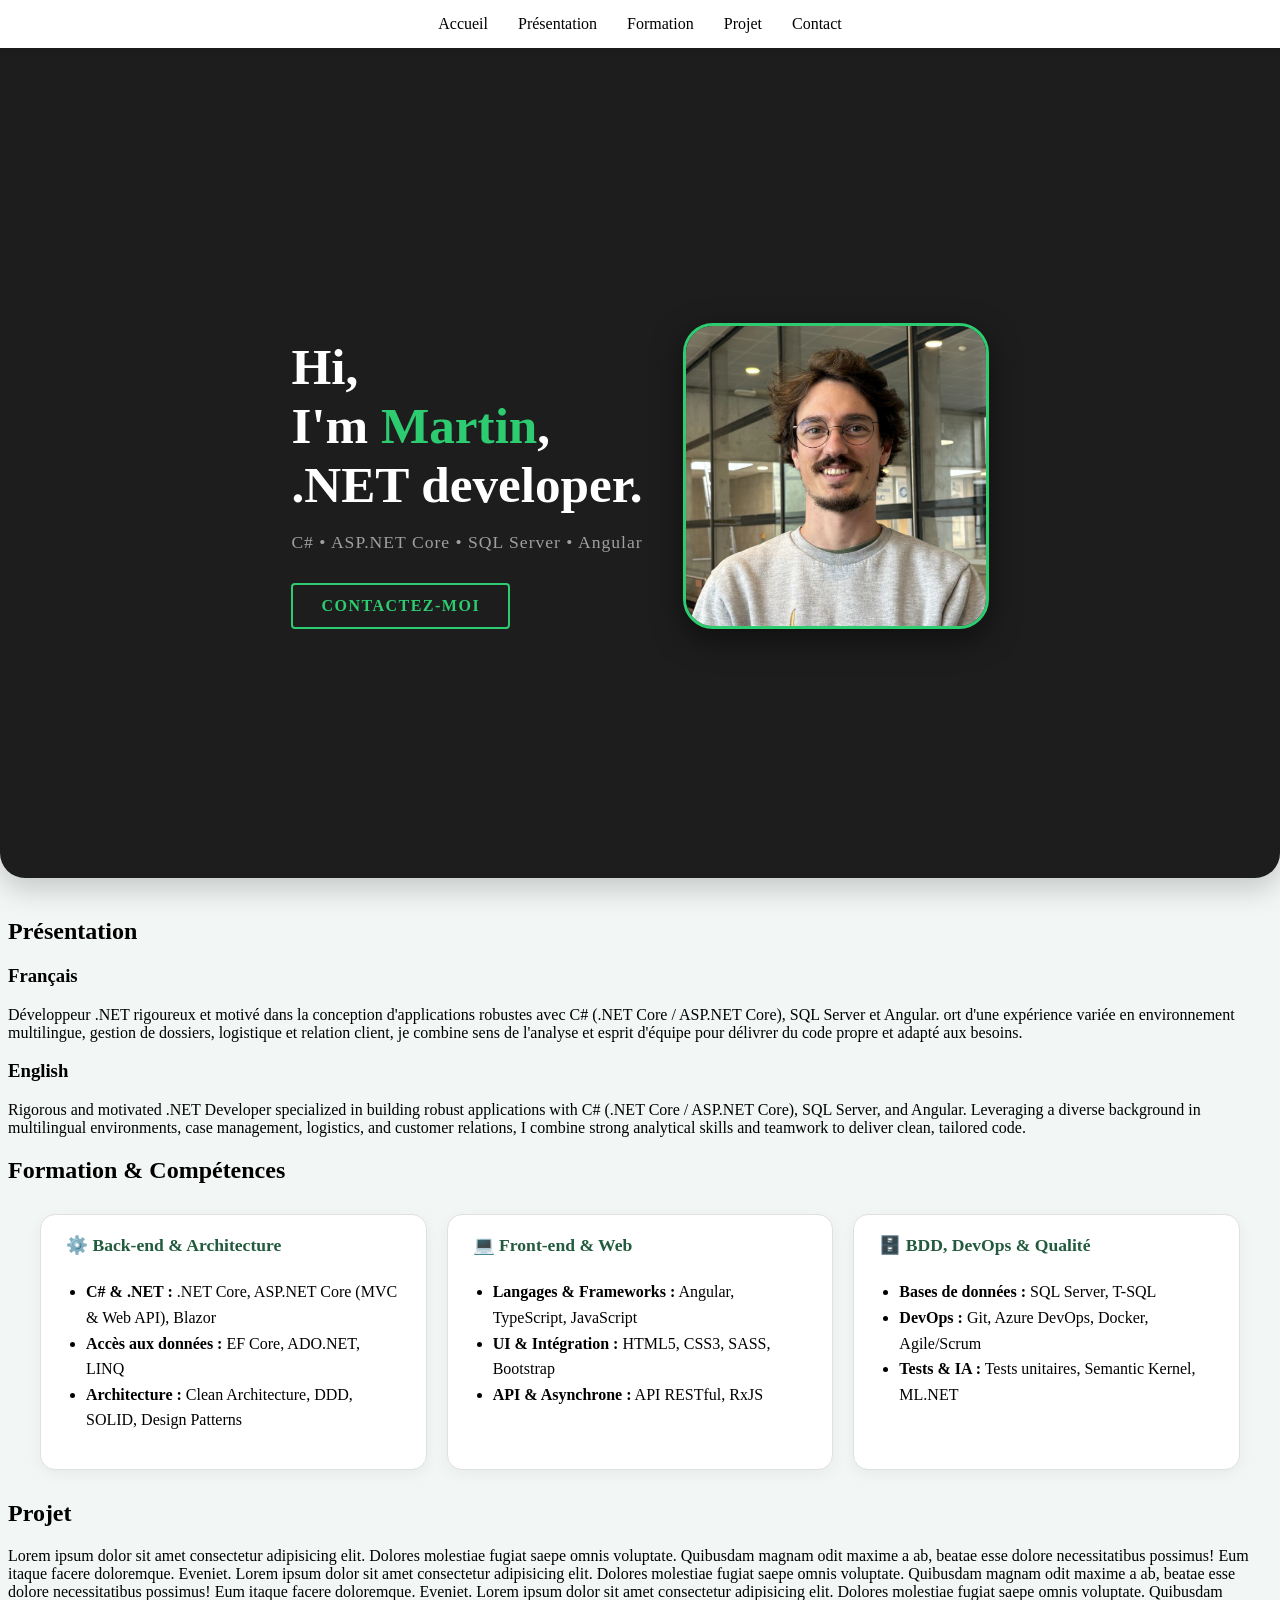
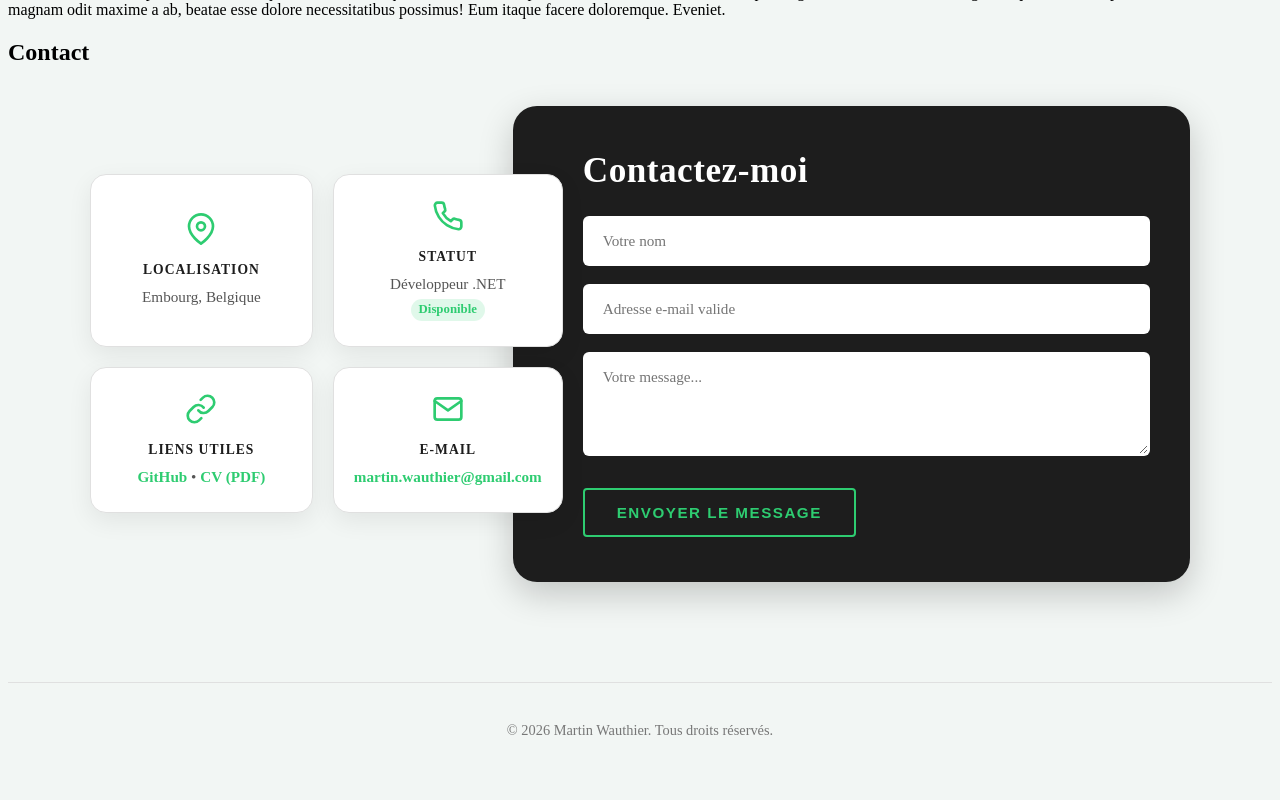
<file: Index.html>
<!DOCTYPE html>
<html lang="fr">
<head>
    <meta charset="UTF-8">
    <meta name="viewport" content="width=device-width, initial-scale=1.0">
    <link rel="stylesheet" href="main.css">
    <title>PortFolio Martin Wauthier</title>
</head>
<body >
    <nav class="navbar">
        <a href="#">Accueil</a>
        <a href="#presentation">Présentation</a>
        <a href="#formation">Formation</a>
        <a href="#projet">Projet</a>
        <a href="#contact">Contact</a>
    </nav>

    <header class="hero-section" id="accueil">
        <div class="hero-container">
            <div class="hero-left">
                
                <br>
                
                <h1 class="hero-title">
                    Hi,<br>
                    I'm <span class="highlight-name">Martin</span>,<br>
                     <span style="white-space: nowrap;">.NET developer.</span>
                </h1>
               
                <p class="hero-subtitle">C# • ASP.NET Core • SQL Server • Angular</p>
                <a href="#contact" class="btn-hero">CONTACTEZ-MOI</a>
                <br><br>
                
            </div>
            <div class="hero-right">
                <img src="PhotoProfil.webp" alt="Photo de profil de Martin Wauthier" class="hero-profile-picture">
            </div>
        </div>
    </header>    

    <h2 id="presentation">Présentation</h2>
    <div>
         <h3>Français</h3>
            
         Développeur .NET rigoureux et motivé dans la conception d'applications robustes avec C# (.NET Core / ASP.NET Core), SQL Server et Angular.
         ort d'une expérience variée en environnement multilingue, gestion de dossiers, logistique et relation client, je combine sens de l'analyse et esprit d'équipe pour délivrer du code propre et adapté aux besoins.

         <br>
         <h3>English</h3>
            
         Rigorous and motivated .NET Developer specialized in building robust applications with C# (.NET Core / ASP.NET Core), SQL Server, and Angular.
         Leveraging a diverse background in multilingual environments, case management, logistics, and customer relations, I combine strong analytical skills and teamwork to deliver clean, tailored code.

    </div>
    <h2 id="formation">Formation & Compétences</h2>

    <div class="skills-container">

        <div class="card">
            <h4>⚙️ Back-end & Architecture</h4>
            <ul>
                <li><strong>C# & .NET :</strong> .NET Core, ASP.NET Core (MVC & Web API), Blazor</li>
                <li><strong>Accès aux données :</strong> EF Core, ADO.NET, LINQ</li>
                <li><strong>Architecture :</strong> Clean Architecture, DDD, SOLID, Design Patterns</li>
            </ul>
        </div>

        <div class="card">
            <h4>💻 Front-end & Web</h4>
            <ul>
                <li><strong>Langages & Frameworks :</strong> Angular, TypeScript, JavaScript</li>
                <li><strong>UI & Intégration :</strong> HTML5, CSS3, SASS, Bootstrap</li>
                <li><strong>API & Asynchrone :</strong> API RESTful, RxJS</li>
            </ul>
        </div>

        <div class="card">
            <h4>🗄️ BDD, DevOps & Qualité</h4>
            <ul>
                <li><strong>Bases de données :</strong> SQL Server, T-SQL</li>
                <li><strong>DevOps :</strong> Git, Azure DevOps, Docker, Agile/Scrum</li>
                <li><strong>Tests & IA :</strong> Tests unitaires, Semantic Kernel, ML.NET</li>
            </ul>
        </div>

    </div>


    <h2 id="projet">Projet</h2>
    <div>Lorem ipsum dolor sit amet consectetur adipisicing elit. Dolores molestiae fugiat saepe omnis voluptate.
             Quibusdam magnam odit maxime a ab, beatae esse dolore necessitatibus possimus! Eum itaque facere doloremque. Eveniet.
            Lorem ipsum dolor sit amet consectetur adipisicing elit. Dolores molestiae fugiat saepe omnis voluptate.
             Quibusdam magnam odit maxime a ab, beatae esse dolore necessitatibus possimus! Eum itaque facere doloremque. Eveniet.
            Lorem ipsum dolor sit amet consectetur adipisicing elit. Dolores molestiae fugiat saepe omnis voluptate.
             Quibusdam magnam odit maxime a ab, beatae esse dolore necessitatibus possimus! Eum itaque facere doloremque. Eveniet.
            </div>
    <h2 id="contact">Contact</h2>

    <section class="contact-section">
        <div class="contact-container">
            
            <!-- Grille de cartes (Gauche) -->
            <div class="contact-cards-grid">
                <div class="contact-card">
                    <div class="contact-icon">
                        <svg width="32" height="32" viewBox="0 0 24 24" fill="none" stroke="#2ecc71" stroke-width="2" stroke-linecap="round" stroke-linejoin="round"><path d="M21 10c0 7-9 13-9 13s-9-6-9-13a9 9 0 0 1 18 0z"></path><circle cx="12" cy="10" r="3"></circle></svg>
                    </div>
                    <h4>LOCALISATION</h4>
                    <p>Embourg, Belgique</p>
                </div>

                <div class="contact-card">
                    <div class="contact-icon">
                        <svg width="32" height="32" viewBox="0 0 24 24" fill="none" stroke="#2ecc71" stroke-width="2" stroke-linecap="round" stroke-linejoin="round"><path d="M22 16.92v3a2 2 0 0 1-2.18 2 19.79 19.79 0 0 1-8.63-3.07 19.5 19.5 0 0 1-6-6 19.79 19.79 0 0 1-3.07-8.67A2 2 0 0 1 4.11 2h3a2 2 0 0 1 2 1.72 12.84 12.84 0 0 0 .7 2.81 2 2 0 0 1-.45 2.11L8.09 9.91a16 16 0 0 0 6 6l1.27-1.27a2 2 0 0 1 2.11-.45 12.84 12.84 0 0 0 2.81.7A2 2 0 0 1 22 16.92z"></path></svg>
                    </div>
                    <h4>STATUT</h4>
                    <p>Développeur .NET<br><span class="status-badge">Disponible</span></p>
                </div>

                <div class="contact-card">
                    <div class="contact-icon">
                        <svg width="32" height="32" viewBox="0 0 24 24" fill="none" stroke="#2ecc71" stroke-width="2" stroke-linecap="round" stroke-linejoin="round"><path d="M10 13a5 5 0 0 0 7.54.54l3-3a5 5 0 0 0-7.07-7.07l-1.72 1.71"></path><path d="M14 11a5 5 0 0 0-7.54-.54l-3 3a5 5 0 0 0 7.07 7.07l1.71-1.71"></path></svg>
                    </div>
                    <h4>LIENS UTILES</h4>
                    <p>
                        <a href="https://github.com/MartinWauthier" target="_blank" class="contact-link">GitHub</a> • 
                        <a href="CV_Martin_Wauthier.pdf" target="_blank" class="contact-link">CV (PDF)</a>
                    </p>
                </div>

                <div class="contact-card">
                    <div class="contact-icon">
                        <svg width="32" height="32" viewBox="0 0 24 24" fill="none" stroke="#2ecc71" stroke-width="2" stroke-linecap="round" stroke-linejoin="round"><path d="M4 4h16c1.1 0 2 .9 2 2v12c0 1.1-.9 2-2 2H4c-1.1 0-2-.9-2-2V6c0-1.1.9-2 2-2z"></path><polyline points="22,6 12,13 2,6"></polyline></svg>
                    </div>
                    <h4>E-MAIL</h4>
                    <p><a href="mailto:martin.wauthier@gmail.com" class="contact-link">martin.wauthier@gmail.com</a></p>
                </div>
            </div>

            <!-- Bloc Formulaire (Droite - chevauchement) -->
            <div class="contact-form-wrapper">
                <h3>Contactez-moi</h3>
                <form class="contact-form" action="#" method="POST" onsubmit="event.preventDefault(); alert('Merci pour votre message !');">
                    <div class="form-group">
                        <input type="text" id="name" name="name" placeholder="Votre nom" required>
                    </div>
                    <div class="form-group">
                        <input type="email" id="email" name="email" placeholder="Adresse e-mail valide" required>
                    </div>
                    <div class="form-group">
                        <textarea id="message" name="message" rows="4" placeholder="Votre message..." required></textarea>
                    </div>
                    <button type="submit" class="btn-submit">ENVOYER LE MESSAGE</button>
                </form>
            </div>

        </div>
    </section>

    <footer class="footer">
        <p>&copy; 2026 Martin Wauthier. Tous droits réservés.</p>
    </footer>  
    
</body>
</html>
</file>
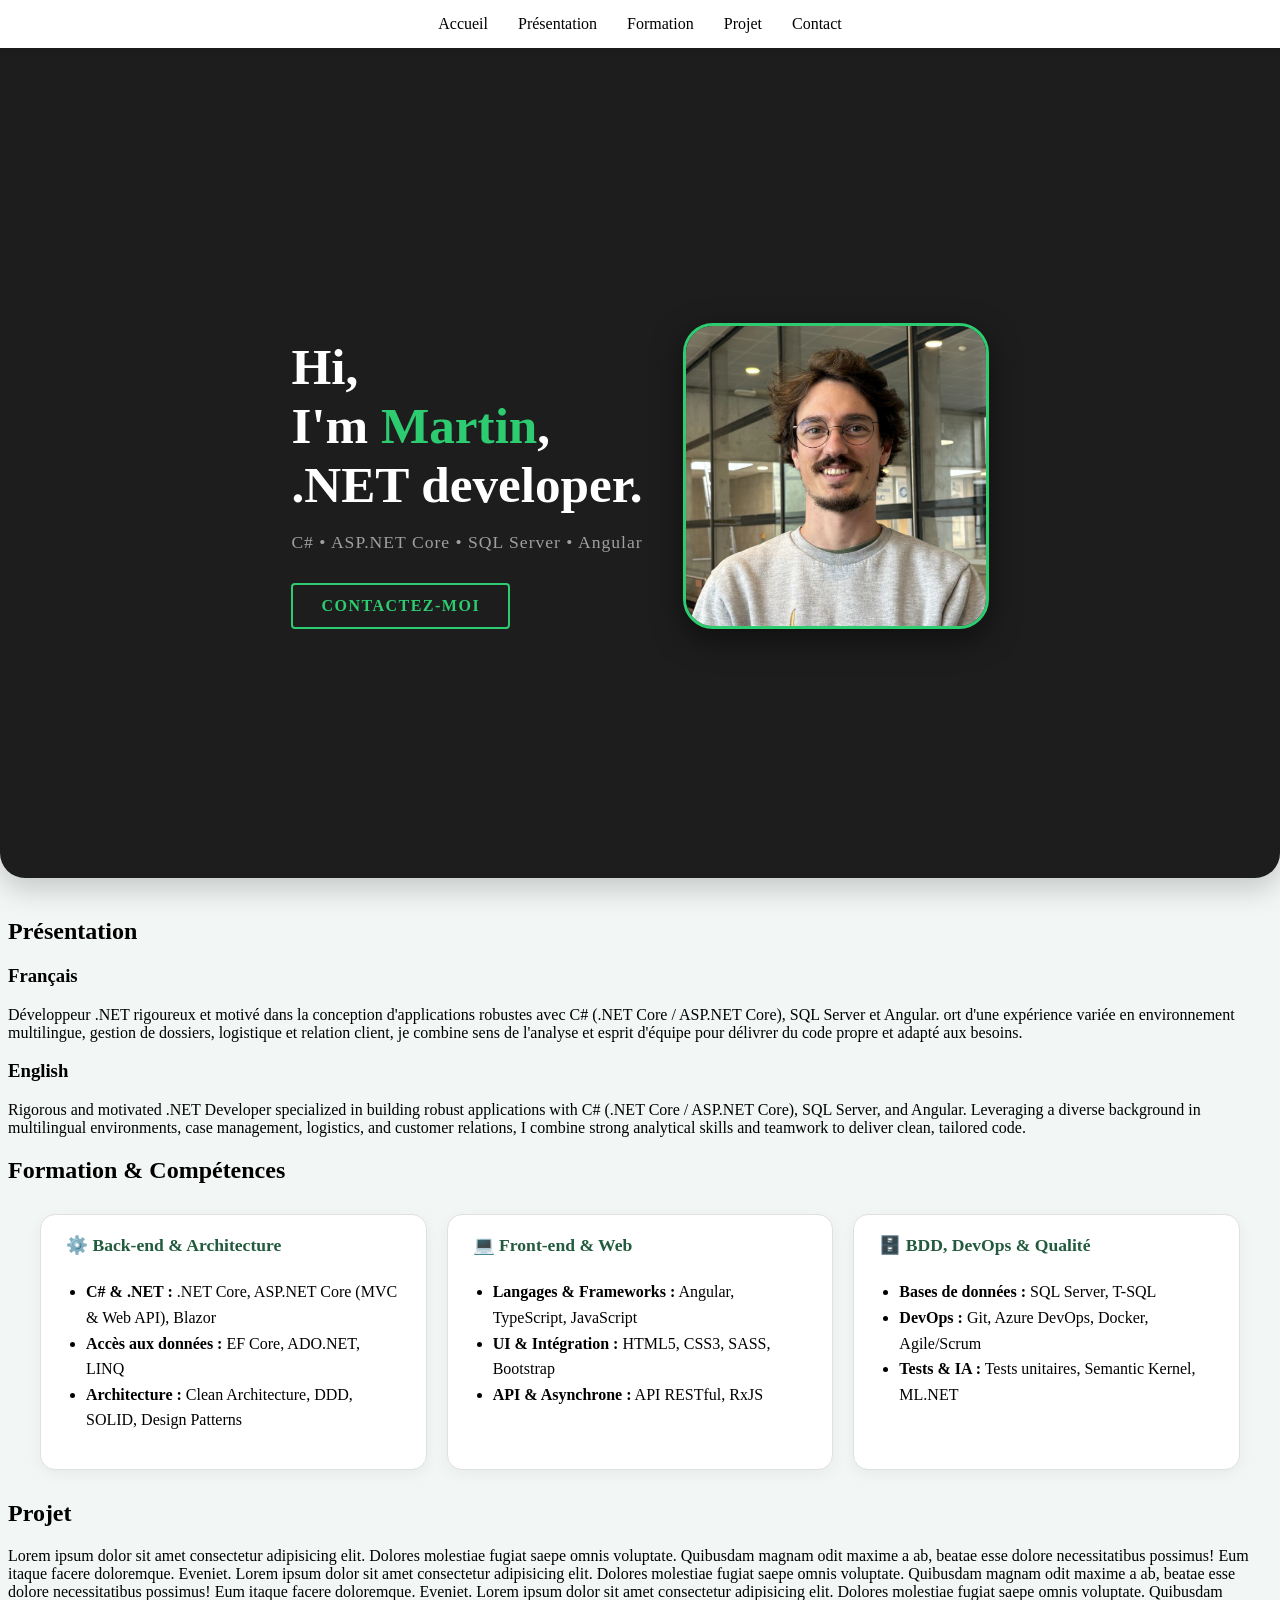
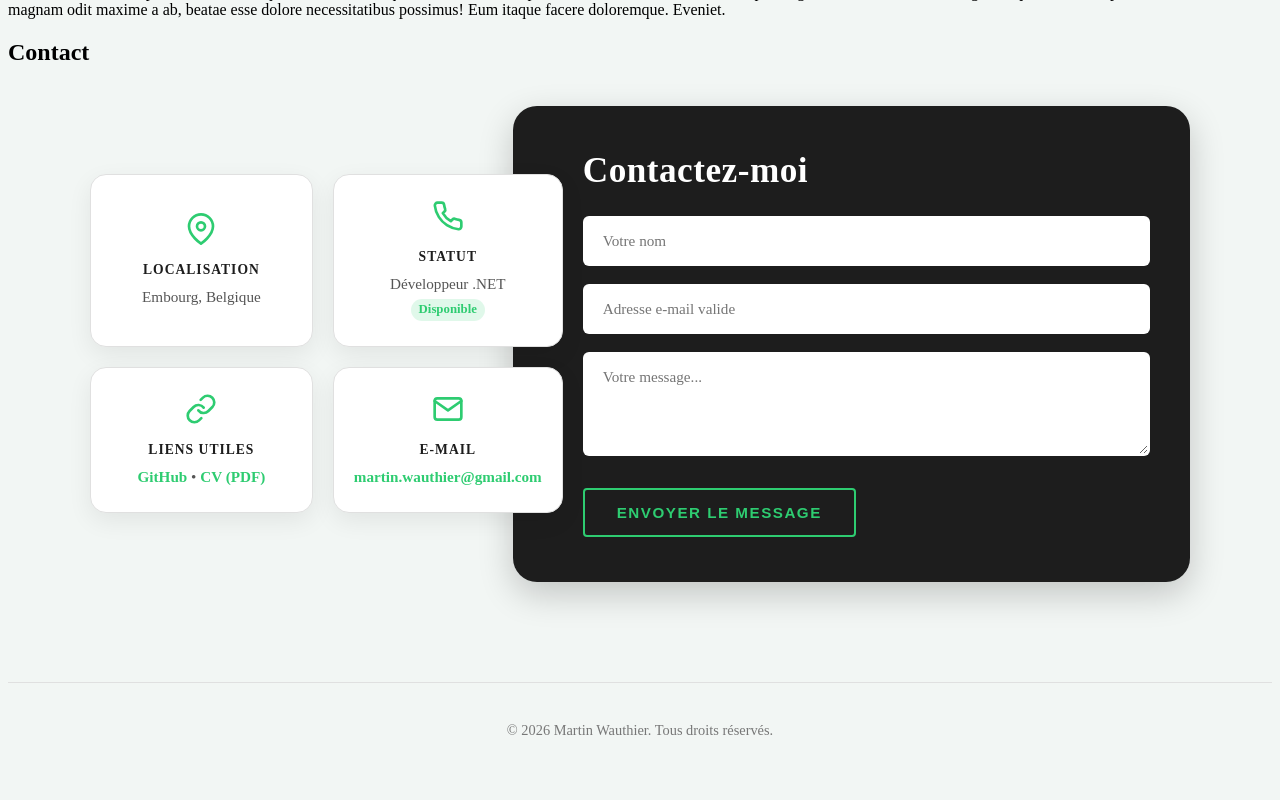
<file: index.html>
<!DOCTYPE html>
<html lang="fr">
<head>
    <meta charset="UTF-8">
    <meta name="viewport" content="width=device-width, initial-scale=1.0">
    <link rel="stylesheet" href="main.css">
    <title>PortFolio Martin Wauthier</title>
</head>
<body >
    <nav class="navbar">
        <a href="#">Accueil</a>
        <a href="#presentation">Présentation</a>
        <a href="#formation">Formation</a>
        <a href="#projet">Projet</a>
        <a href="#contact">Contact</a>
    </nav>

    <header class="hero-section" id="accueil">
        <div class="hero-container">
            <div class="hero-left">
                
                <br>
                
                <h1 class="hero-title">
                    Hi,<br>
                    I'm <span class="highlight-name">Martin</span>,<br>
                     <span style="white-space: nowrap;">.NET developer.</span>
                </h1>
               
                <p class="hero-subtitle">C# • ASP.NET Core • SQL Server • Angular</p>
                <a href="#contact" class="btn-hero">CONTACTEZ-MOI</a>
                <br><br>
                
            </div>
            <div class="hero-right">
                <img src="PhotoProfil.webp" alt="Photo de profil de Martin Wauthier" class="hero-profile-picture" width="300" height="300" loading="eager" decoding="async">
            </div>
        </div>
    </header>    

    <h2 id="presentation">Présentation</h2>
    <div>
         <h3>Français</h3>
            
         Développeur .NET rigoureux et motivé dans la conception d'applications robustes avec C# (.NET Core / ASP.NET Core), SQL Server et Angular.
         ort d'une expérience variée en environnement multilingue, gestion de dossiers, logistique et relation client, je combine sens de l'analyse et esprit d'équipe pour délivrer du code propre et adapté aux besoins.

         <br>
         <h3>English</h3>
            
         Rigorous and motivated .NET Developer specialized in building robust applications with C# (.NET Core / ASP.NET Core), SQL Server, and Angular.
         Leveraging a diverse background in multilingual environments, case management, logistics, and customer relations, I combine strong analytical skills and teamwork to deliver clean, tailored code.

    </div>
    <h2 id="formation">Formation & Compétences</h2>

    <div class="skills-container">

        <div class="card">
            <h4>⚙️ Back-end & Architecture</h4>
            <ul>
                <li><strong>C# & .NET :</strong> .NET Core, ASP.NET Core (MVC & Web API), Blazor</li>
                <li><strong>Accès aux données :</strong> EF Core, ADO.NET, LINQ</li>
                <li><strong>Architecture :</strong> Clean Architecture, DDD, SOLID, Design Patterns</li>
            </ul>
        </div>

        <div class="card">
            <h4>💻 Front-end & Web</h4>
            <ul>
                <li><strong>Langages & Frameworks :</strong> Angular, TypeScript, JavaScript</li>
                <li><strong>UI & Intégration :</strong> HTML5, CSS3, SASS, Bootstrap</li>
                <li><strong>API & Asynchrone :</strong> API RESTful, RxJS</li>
            </ul>
        </div>

        <div class="card">
            <h4>🗄️ BDD, DevOps & Qualité</h4>
            <ul>
                <li><strong>Bases de données :</strong> SQL Server, T-SQL</li>
                <li><strong>DevOps :</strong> Git, Azure DevOps, Docker, Agile/Scrum</li>
                <li><strong>Tests & IA :</strong> Tests unitaires, Semantic Kernel, ML.NET</li>
            </ul>
        </div>

    </div>


    <h2 id="projet">Projet</h2>
    <div>Lorem ipsum dolor sit amet consectetur adipisicing elit. Dolores molestiae fugiat saepe omnis voluptate.
             Quibusdam magnam odit maxime a ab, beatae esse dolore necessitatibus possimus! Eum itaque facere doloremque. Eveniet.
            Lorem ipsum dolor sit amet consectetur adipisicing elit. Dolores molestiae fugiat saepe omnis voluptate.
             Quibusdam magnam odit maxime a ab, beatae esse dolore necessitatibus possimus! Eum itaque facere doloremque. Eveniet.
            Lorem ipsum dolor sit amet consectetur adipisicing elit. Dolores molestiae fugiat saepe omnis voluptate.
             Quibusdam magnam odit maxime a ab, beatae esse dolore necessitatibus possimus! Eum itaque facere doloremque. Eveniet.
            </div>
    <h2 id="contact">Contact</h2>

    <section class="contact-section">
        <div class="contact-container">
            
            <!-- Grille de cartes (Gauche) -->
            <div class="contact-cards-grid">
                <div class="contact-card">
                    <div class="contact-icon">
                        <svg width="32" height="32" viewBox="0 0 24 24" fill="none" stroke="#2ecc71" stroke-width="2" stroke-linecap="round" stroke-linejoin="round"><path d="M21 10c0 7-9 13-9 13s-9-6-9-13a9 9 0 0 1 18 0z"></path><circle cx="12" cy="10" r="3"></circle></svg>
                    </div>
                    <h4>LOCALISATION</h4>
                    <p>Embourg, Belgique</p>
                </div>

                <div class="contact-card">
                    <div class="contact-icon">
                        <svg width="32" height="32" viewBox="0 0 24 24" fill="none" stroke="#2ecc71" stroke-width="2" stroke-linecap="round" stroke-linejoin="round"><path d="M22 16.92v3a2 2 0 0 1-2.18 2 19.79 19.79 0 0 1-8.63-3.07 19.5 19.5 0 0 1-6-6 19.79 19.79 0 0 1-3.07-8.67A2 2 0 0 1 4.11 2h3a2 2 0 0 1 2 1.72 12.84 12.84 0 0 0 .7 2.81 2 2 0 0 1-.45 2.11L8.09 9.91a16 16 0 0 0 6 6l1.27-1.27a2 2 0 0 1 2.11-.45 12.84 12.84 0 0 0 2.81.7A2 2 0 0 1 22 16.92z"></path></svg>
                    </div>
                    <h4>STATUT</h4>
                    <p>Développeur .NET<br><span class="status-badge">Disponible</span></p>
                </div>

                <div class="contact-card">
                    <div class="contact-icon">
                        <svg width="32" height="32" viewBox="0 0 24 24" fill="none" stroke="#2ecc71" stroke-width="2" stroke-linecap="round" stroke-linejoin="round"><path d="M10 13a5 5 0 0 0 7.54.54l3-3a5 5 0 0 0-7.07-7.07l-1.72 1.71"></path><path d="M14 11a5 5 0 0 0-7.54-.54l-3 3a5 5 0 0 0 7.07 7.07l1.71-1.71"></path></svg>
                    </div>
                    <h4>LIENS UTILES</h4>
                    <p>
                        <a href="https://github.com/MartinWauthier" target="_blank" class="contact-link">GitHub</a> • 
                        <a href="CV_Martin_Wauthier.pdf" target="_blank" class="contact-link">CV (PDF)</a>
                    </p>
                </div>

                <div class="contact-card">
                    <div class="contact-icon">
                        <svg width="32" height="32" viewBox="0 0 24 24" fill="none" stroke="#2ecc71" stroke-width="2" stroke-linecap="round" stroke-linejoin="round"><path d="M4 4h16c1.1 0 2 .9 2 2v12c0 1.1-.9 2-2 2H4c-1.1 0-2-.9-2-2V6c0-1.1.9-2 2-2z"></path><polyline points="22,6 12,13 2,6"></polyline></svg>
                    </div>
                    <h4>E-MAIL</h4>
                    <p><a href="mailto:martin.wauthier@gmail.com" class="contact-link">martin.wauthier@gmail.com</a></p>
                </div>
            </div>

            <!-- Bloc Formulaire (Droite - chevauchement) -->
            <div class="contact-form-wrapper">
                <h3>Contactez-moi</h3>
                <form class="contact-form" action="#" method="POST" onsubmit="event.preventDefault(); alert('Merci pour votre message !');">
                    <div class="form-group">
                        <input type="text" id="name" name="name" placeholder="Votre nom" required>
                    </div>
                    <div class="form-group">
                        <input type="email" id="email" name="email" placeholder="Adresse e-mail valide" required>
                    </div>
                    <div class="form-group">
                        <textarea id="message" name="message" rows="4" placeholder="Votre message..." required></textarea>
                    </div>
                    <button type="submit" class="btn-submit">ENVOYER LE MESSAGE</button>
                </form>
            </div>

        </div>
    </section>

    <footer class="footer">
        <p>&copy; 2026 Martin Wauthier. Tous droits réservés.</p>
    </footer>  
    
</body>
</html>
</file>
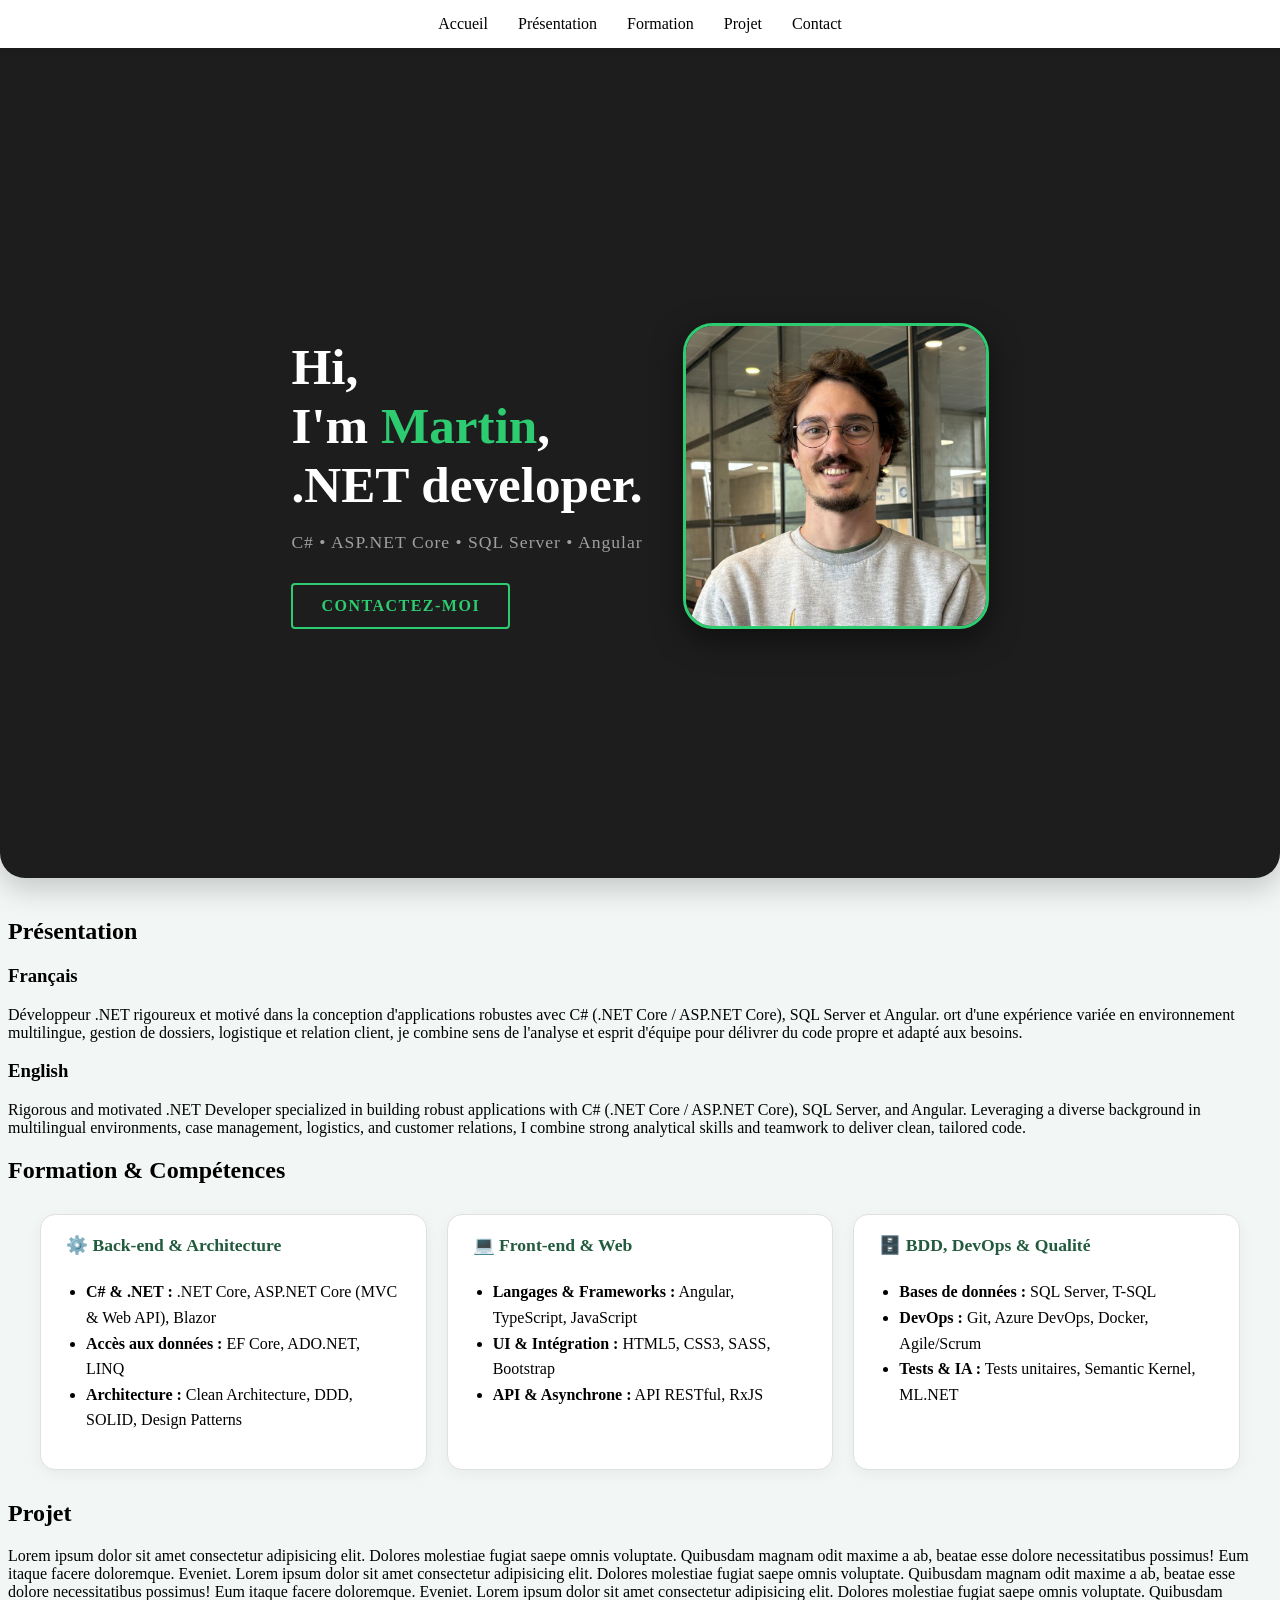
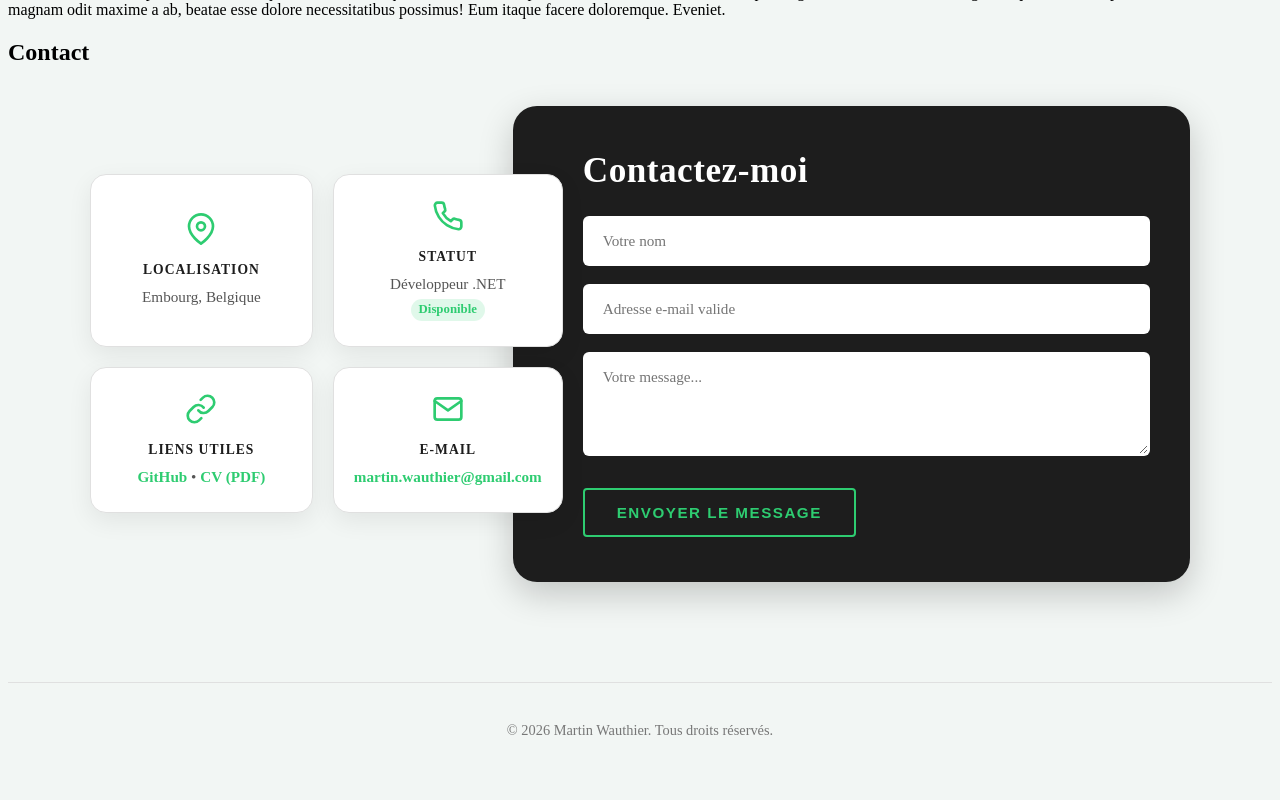
<file: PortFolio.html>
<!DOCTYPE html>
<html lang="fr">
<head>
    <meta charset="UTF-8">
    <meta name="viewport" content="width=device-width, initial-scale=1.0">
    <link rel="stylesheet" href="main.css">
    <title>PortFolio Martin Wauthier</title>
</head>
<body >
    <nav class="navbar">
        <a href="#">Accueil</a>
        <a href="#presentation">Présentation</a>
        <a href="#formation">Formation</a>
        <a href="#projet">Projet</a>
        <a href="#contact">Contact</a>
    </nav>

    <header class="hero-section" id="accueil">
        <div class="hero-container">
            <div class="hero-left">
                
                <br>
                
                <h1 class="hero-title">
                    Hi,<br>
                    I'm <span class="highlight-name">Martin</span>,<br>
                     <span style="white-space: nowrap;">.NET developer.</span>
                </h1>
               
                <p class="hero-subtitle">C# • ASP.NET Core • SQL Server • Angular</p>
                <a href="#contact" class="btn-hero">CONTACTEZ-MOI</a>
                <br><br>
                
            </div>
            <div class="hero-right">
                <img src="PhotoProfil.webp" alt="Photo de profil de Martin Wauthier" class="hero-profile-picture">
            </div>
        </div>
    </header>    

    <h2 id="presentation">Présentation</h2>
    <div>
         <h3>Français</h3>
            
         Développeur .NET rigoureux et motivé dans la conception d'applications robustes avec C# (.NET Core / ASP.NET Core), SQL Server et Angular.
         ort d'une expérience variée en environnement multilingue, gestion de dossiers, logistique et relation client, je combine sens de l'analyse et esprit d'équipe pour délivrer du code propre et adapté aux besoins.

         <br>
         <h3>English</h3>
            
         Rigorous and motivated .NET Developer specialized in building robust applications with C# (.NET Core / ASP.NET Core), SQL Server, and Angular.
         Leveraging a diverse background in multilingual environments, case management, logistics, and customer relations, I combine strong analytical skills and teamwork to deliver clean, tailored code.

    </div>
    <h2 id="formation">Formation & Compétences</h2>

    <div class="skills-container">

        <div class="card">
            <h4>⚙️ Back-end & Architecture</h4>
            <ul>
                <li><strong>C# & .NET :</strong> .NET Core, ASP.NET Core (MVC & Web API), Blazor</li>
                <li><strong>Accès aux données :</strong> EF Core, ADO.NET, LINQ</li>
                <li><strong>Architecture :</strong> Clean Architecture, DDD, SOLID, Design Patterns</li>
            </ul>
        </div>

        <div class="card">
            <h4>💻 Front-end & Web</h4>
            <ul>
                <li><strong>Langages & Frameworks :</strong> Angular, TypeScript, JavaScript</li>
                <li><strong>UI & Intégration :</strong> HTML5, CSS3, SASS, Bootstrap</li>
                <li><strong>API & Asynchrone :</strong> API RESTful, RxJS</li>
            </ul>
        </div>

        <div class="card">
            <h4>🗄️ BDD, DevOps & Qualité</h4>
            <ul>
                <li><strong>Bases de données :</strong> SQL Server, T-SQL</li>
                <li><strong>DevOps :</strong> Git, Azure DevOps, Docker, Agile/Scrum</li>
                <li><strong>Tests & IA :</strong> Tests unitaires, Semantic Kernel, ML.NET</li>
            </ul>
        </div>

    </div>


    <h2 id="projet">Projet</h2>
    <div>Lorem ipsum dolor sit amet consectetur adipisicing elit. Dolores molestiae fugiat saepe omnis voluptate.
             Quibusdam magnam odit maxime a ab, beatae esse dolore necessitatibus possimus! Eum itaque facere doloremque. Eveniet.
            Lorem ipsum dolor sit amet consectetur adipisicing elit. Dolores molestiae fugiat saepe omnis voluptate.
             Quibusdam magnam odit maxime a ab, beatae esse dolore necessitatibus possimus! Eum itaque facere doloremque. Eveniet.
            Lorem ipsum dolor sit amet consectetur adipisicing elit. Dolores molestiae fugiat saepe omnis voluptate.
             Quibusdam magnam odit maxime a ab, beatae esse dolore necessitatibus possimus! Eum itaque facere doloremque. Eveniet.</div>
    <h2 id="contact">Contact</h2>

    <section class="contact-section">
        <div class="contact-container">
            
            <!-- Grille de cartes (Gauche) -->
            <div class="contact-cards-grid">
                <div class="contact-card">
                    <div class="contact-icon">
                        <svg width="32" height="32" viewBox="0 0 24 24" fill="none" stroke="#2ecc71" stroke-width="2" stroke-linecap="round" stroke-linejoin="round"><path d="M21 10c0 7-9 13-9 13s-9-6-9-13a9 9 0 0 1 18 0z"></path><circle cx="12" cy="10" r="3"></circle></svg>
                    </div>
                    <h4>LOCALISATION</h4>
                    <p>Embourg, Belgique</p>
                </div>

                <div class="contact-card">
                    <div class="contact-icon">
                        <svg width="32" height="32" viewBox="0 0 24 24" fill="none" stroke="#2ecc71" stroke-width="2" stroke-linecap="round" stroke-linejoin="round"><path d="M22 16.92v3a2 2 0 0 1-2.18 2 19.79 19.79 0 0 1-8.63-3.07 19.5 19.5 0 0 1-6-6 19.79 19.79 0 0 1-3.07-8.67A2 2 0 0 1 4.11 2h3a2 2 0 0 1 2 1.72 12.84 12.84 0 0 0 .7 2.81 2 2 0 0 1-.45 2.11L8.09 9.91a16 16 0 0 0 6 6l1.27-1.27a2 2 0 0 1 2.11-.45 12.84 12.84 0 0 0 2.81.7A2 2 0 0 1 22 16.92z"></path></svg>
                    </div>
                    <h4>STATUT</h4>
                    <p>Développeur .NET<br><span class="status-badge">Disponible</span></p>
                </div>

                <div class="contact-card">
                    <div class="contact-icon">
                        <svg width="32" height="32" viewBox="0 0 24 24" fill="none" stroke="#2ecc71" stroke-width="2" stroke-linecap="round" stroke-linejoin="round"><path d="M10 13a5 5 0 0 0 7.54.54l3-3a5 5 0 0 0-7.07-7.07l-1.72 1.71"></path><path d="M14 11a5 5 0 0 0-7.54-.54l-3 3a5 5 0 0 0 7.07 7.07l1.71-1.71"></path></svg>
                    </div>
                    <h4>LIENS UTILES</h4>
                    <p>
                        <a href="https://github.com/MartinWauthier" target="_blank" class="contact-link">GitHub</a> • 
                        <a href="CV_Martin_Wauthier.pdf" target="_blank" class="contact-link">CV (PDF)</a>
                    </p>
                </div>

                <div class="contact-card">
                    <div class="contact-icon">
                        <svg width="32" height="32" viewBox="0 0 24 24" fill="none" stroke="#2ecc71" stroke-width="2" stroke-linecap="round" stroke-linejoin="round"><path d="M4 4h16c1.1 0 2 .9 2 2v12c0 1.1-.9 2-2 2H4c-1.1 0-2-.9-2-2V6c0-1.1.9-2 2-2z"></path><polyline points="22,6 12,13 2,6"></polyline></svg>
                    </div>
                    <h4>E-MAIL</h4>
                    <p><a href="mailto:martin.wauthier@gmail.com" class="contact-link">martin.wauthier@gmail.com</a></p>
                </div>
            </div>

            <!-- Bloc Formulaire (Droite - chevauchement) -->
            <div class="contact-form-wrapper">
                <h3>Contactez-moi</h3>
                <form class="contact-form" action="#" method="POST" onsubmit="event.preventDefault(); alert('Merci pour votre message !');">
                    <div class="form-group">
                        <input type="text" id="name" name="name" placeholder="Votre nom" required>
                    </div>
                    <div class="form-group">
                        <input type="email" id="email" name="email" placeholder="Adresse e-mail valide" required>
                    </div>
                    <div class="form-group">
                        <textarea id="message" name="message" rows="4" placeholder="Votre message..." required></textarea>
                    </div>
                    <button type="submit" class="btn-submit">ENVOYER LE MESSAGE</button>
                </form>
            </div>

        </div>
    </section>

    <footer class="footer">
        <p>&copy; 2026 Martin Wauthier. Tous droits réservés.</p>
    </footer>  
    
</body>
</html>
</file>
<file: main.css>
body {
    background-color: #f2f6f4;
}

a {
  text-decoration: none; /* Enlève le soulignement */
  color: black;          /* Change la couleur (mettez la couleur de votre choix) */
}

.navbar {
    position: fixed;       /* Reste fixe au défilement */
    top: 0;
    left: 0;
    width: 100%;           /* Prend toute la largeur de l'écran */
    background-color: #ffffff; /* Fond blanc (ou autre couleur de votre choix) */
    padding: 15px 0;
    box-shadow: 0 2px 5px rgba(0, 0, 0, 0.1); /* Petite ombre sous la barre */
    display: flex;
    justify-content: center; /* Centre les liens au milieu de la barre */
    gap: 30px;             /* Espace entre chaque lien */
    z-index: 1000;         /* Garde la barre au-dessus de tout le reste */
}

/* --- HERO SECTION (Style Développeur Sombre - Plein Écran) --- */
.hero-section {
    background-color: #1d1d1d;
    color: #ffffff;
    min-height: 100vh; /* Ouvre la section sur toute la hauteur de l'écran */
    display: flex;
    align-items: center;            /* Centre verticalement le contenu */
    padding: 40px 20px;
    margin: -30px -8px 40px -8px;    /* Étend le fond sombre sur les côtés */
    border-radius: 0 0 25px 25px;
    box-shadow: 0 10px 30px rgba(0, 0, 0, 0.2);
    box-sizing: border-box;
    scroll-margin-top: 90px;        /* Ajuste l'alignement lors du clic sur le lien d'ancre */
}

h2 {
    scroll-margin-top: 90px;
}

.hero-container {
    display: flex;
    align-items: center;
    justify-content: space-between;
    max-width: 1200px;
    margin: 0 auto;
    gap: 40px;
}

.hero-left,
.hero-right {
    transform: translateY(48px);
}

.hero-left {
    flex: 1;
}

.hero-right {
    flex: 1;
    display: flex;
}

.code-tag {
    font-family: 'Courier New', Courier, monospace;
    color: #515151;
    font-size: 1.1rem;
    font-style: italic;
}

.hero-title {
    font-size: 3.2rem;
    font-weight: 800;
    line-height: 1.15;
    margin: 15px 0;
    color: #ffffff;
}

.highlight-name {
    color: #2ecc71; /* Vert Émeraude / Vert Projet */
}

.hero-subtitle {
    color: #a0a0a0;
    font-size: 1.1rem;
    margin-bottom: 30px;
    letter-spacing: 1px;
}

.btn-hero {
    display: inline-block;
    border: 2px solid #2ecc71;
    color: #2ecc71 !important;
    padding: 12px 28px;
    font-weight: bold;
    letter-spacing: 1.5px;
    border-radius: 4px;
    transition: all 0.3s ease;
}

.btn-hero:hover {
    background-color: #2ecc71;
    color: #1d1d1d !important;
    box-shadow: 0 0 15px rgba(46, 204, 113, 0.5);
}

.hero-profile-picture {
    width: 300px;
    height: 300px;
    max-width: 100%;
    aspect-ratio: 1 / 1;
    object-fit: cover;
    object-position: center;
    border-radius: 30px;
    border: 3px solid #2ecc71;
    box-shadow: 0 10px 30px rgba(0, 0, 0, 0.5);
    display: block;
}

.footer {
    padding: 25px 0;
    text-align: center;
    color: #777777;
    font-size: 0.9rem;
    border-top: 1px solid #e0e0e0;
    margin-top: 40px;
}

/* --- SECTION CONTACT (Inspirée du modèle & Thème Portfolio) --- */
.contact-section {
    padding: 20px 20px 60px 20px;
    max-width: 1100px;
    margin: 0 auto;
}

.contact-container {
    display: flex;
    align-items: center;
    justify-content: center;
    position: relative;
}

/* Grille des 4 cartes à gauche */
.contact-cards-grid {
    display: grid;
    grid-template-columns: repeat(2, 1fr);
    gap: 20px;
    z-index: 2; /* Passe au-dessus du bord du formulaire */
    flex: 1;
    max-width: 480px;
}

.contact-card {
    background-color: #ffffff;
    border-radius: 16px;
    padding: 25px 20px;
    text-align: center;
    box-shadow: 0 8px 25px rgba(0, 0, 0, 0.07);
    border: 1px solid #e0e0e0;
    transition: transform 0.3s ease, box-shadow 0.3s ease;
    display: flex;
    flex-direction: column;
    align-items: center;
    justify-content: center;
}

.contact-card:hover {
    transform: translateY(-5px);
    box-shadow: 0 12px 30px rgba(46, 204, 113, 0.15);
}

.contact-icon {
    margin-bottom: 12px;
    display: flex;
    align-items: center;
    justify-content: center;
}

.contact-card h4 {
    margin: 5px 0 8px 0;
    font-size: 0.85rem;
    font-weight: 800;
    color: #1d1d1d;
    letter-spacing: 1px;
}

.contact-card p {
    margin: 0;
    font-size: 0.95rem;
    color: #555555;
    line-height: 1.4;
}

.status-badge {
    display: inline-block;
    background-color: rgba(46, 204, 113, 0.15);
    color: #2ecc71;
    font-weight: 700;
    font-size: 0.8rem;
    padding: 2px 8px;
    border-radius: 12px;
    margin-top: 4px;
}

.contact-link {
    color: #2ecc71;
    font-weight: 600;
    transition: color 0.2s ease;
}

.contact-link:hover {
    color: #235b3e;
    text-decoration: underline;
}

/* Bloc du formulaire à droite (superposition) */
.contact-form-wrapper {
    background-color: #1d1d1d;
    color: #ffffff;
    border-radius: 24px;
    padding: 45px 40px 45px 70px;
    margin-left: -50px; /* Effet de chevauchement comme la maquette */
    z-index: 1;
    flex: 1.2;
    box-shadow: 0 12px 35px rgba(0, 0, 0, 0.2);
}

.contact-form-wrapper h3 {
    margin-top: 0;
    margin-bottom: 25px;
    font-size: 2.2rem;
    font-weight: 800;
    color: #ffffff;
    letter-spacing: 0.5px;
}

.contact-form {
    display: flex;
    flex-direction: column;
    gap: 18px;
}

.form-group input,
.form-group textarea {
    width: 100%;
    padding: 14px 18px;
    border-radius: 6px;
    border: 2px solid transparent;
    background-color: #ffffff;
    font-family: inherit;
    font-size: 0.95rem;
    color: #1d1d1d;
    box-sizing: border-box;
    transition: border-color 0.3s ease, box-shadow 0.3s ease;
}

.form-group input:focus,
.form-group textarea:focus {
    outline: none;
    border-color: #2ecc71;
    box-shadow: 0 0 10px rgba(46, 204, 113, 0.3);
}

.btn-submit {
    align-self: flex-start;
    background-color: transparent;
    border: 2px solid #2ecc71;
    color: #2ecc71;
    padding: 14px 32px;
    font-size: 0.95rem;
    font-weight: bold;
    letter-spacing: 1.5px;
    border-radius: 4px;
    cursor: pointer;
    transition: all 0.3s ease;
    margin-top: 10px;
}

.btn-submit:hover {
    background-color: #2ecc71;
    color: #1d1d1d;
    box-shadow: 0 0 15px rgba(46, 204, 113, 0.5);
}

/* Conteneur principal */
.skills-container {
    display: flex;
    justify-content: center;
    gap: 20px;               /* Espace entre les 3 cartes */
    max-width: 1200px;       /* Largeur maximale de la section */
    margin: 30px auto;       /* Centre la section dans la page */
    padding: 0 20px;
}
/* Les cartes se partagent équitablement la ligne */
.card {
    flex: 1;                 /* Force les 3 cartes à avoir exactement 1/3 de la largeur chacune */
    background-color: #ffffff;
    border-radius: 15px;
    padding: 20px 25px;
    box-shadow: 0 4px 15px rgba(0, 0, 0, 0.05);
    border: 1px solid #e0e0e0;
    transition: transform 0.2s ease, box-shadow 0.2s ease;
}
/* Effet au survol */
.card:hover {
    transform: translateY(-5px);
    box-shadow: 0 8px 20px rgba(0, 0, 0, 0.1);
}
.card h4 {
    margin-top: 0;
    color: #235b3e;
    font-size: 1.1em;
}
.card ul {
    padding-left: 20px;
    line-height: 1.6;
}
/* RESPONSIVE : Sur petit écran (tablette/mobile) */
@media (max-width: 900px) {
    .contact-container {
        flex-direction: column;
    }

    .contact-cards-grid {
        max-width: 100%;
        width: 100%;
    }

    .contact-form-wrapper {
        margin-left: 0;
        margin-top: 25px;
        padding: 35px 25px;
        width: 100%;
        box-sizing: border-box;
    }
}

@media (max-width: 768px) {
    .hero-container {
        flex-direction: column-reverse; /* La photo passe au-dessus sur mobile */
        text-align: center;
        gap: 20px;
    }

    .hero-title {
        font-size: 2.2rem;
    }

    .skills-container {
        flex-direction: column; /* Empile les cartes verticalement sur mobile */
    }
}

@media (max-width: 500px) {
    .contact-cards-grid {
        grid-template-columns: 1fr;
    }
}
</file>
